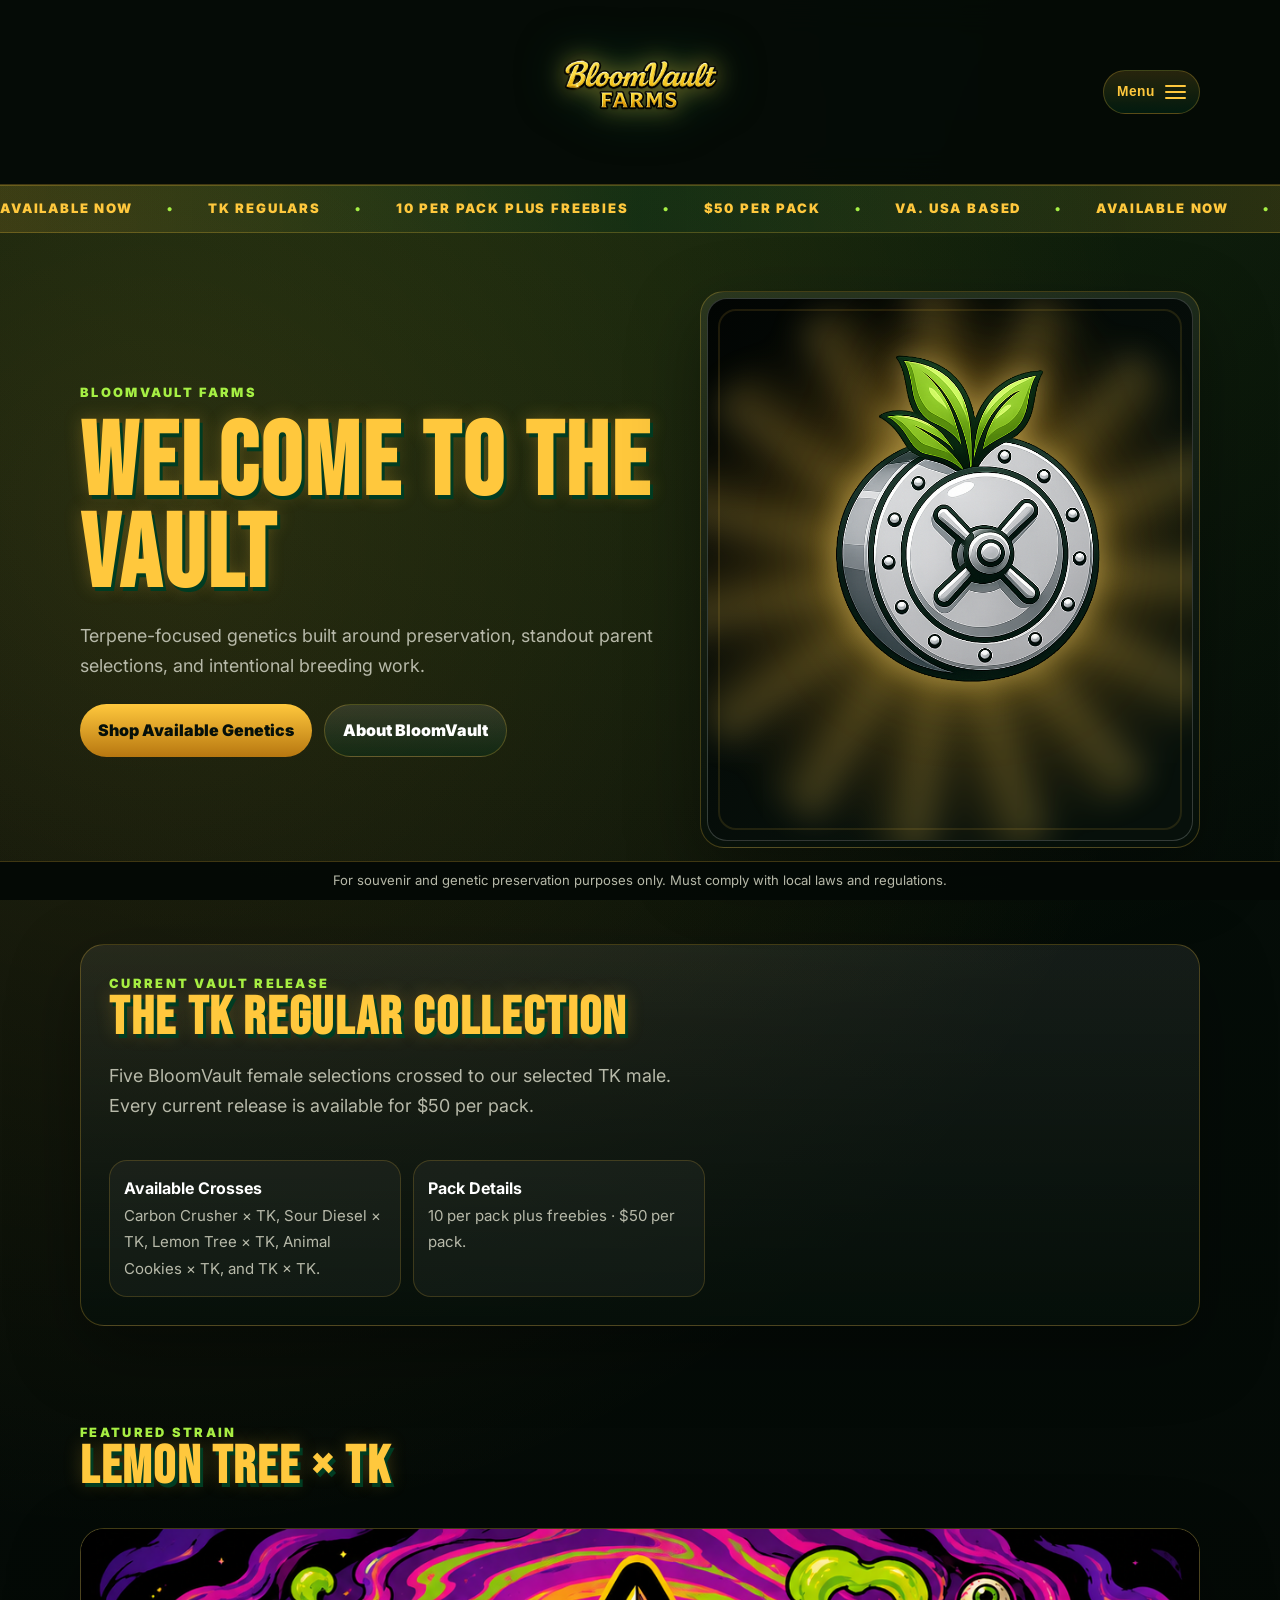
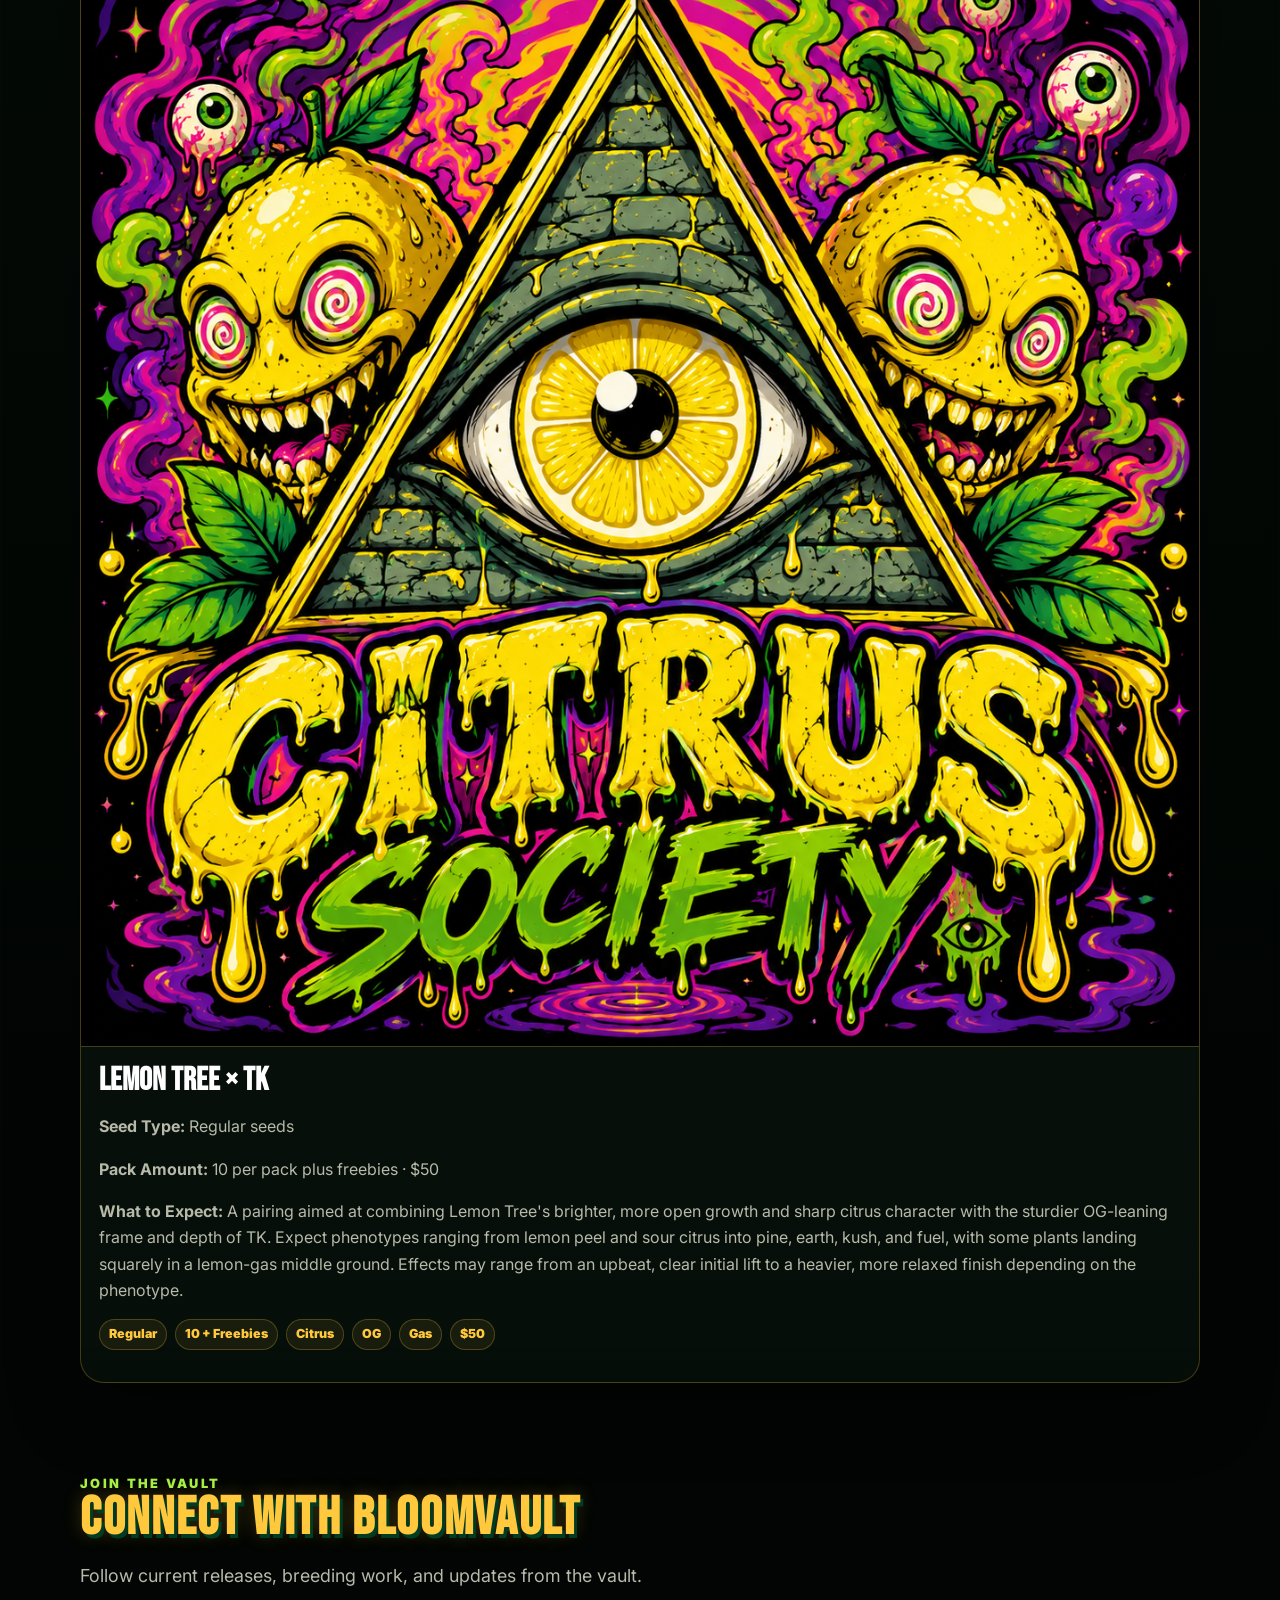
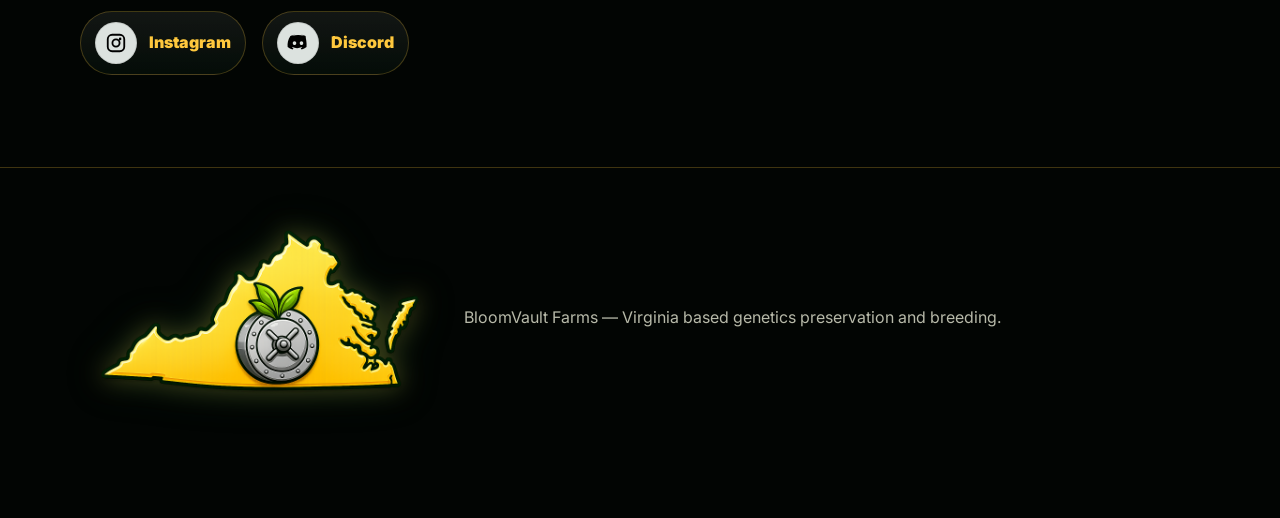
<file: index.html>
<!DOCTYPE html>
<html lang="en">
<head>
  <meta charset="UTF-8" />
  <meta name="viewport" content="width=device-width, initial-scale=1.0" />
  <title>BloomVault Farms</title>
  <link rel="stylesheet" href="assets/css/site.css">
  <link rel="stylesheet" href="assets/css/header-fix.css">
  <link rel="stylesheet" href="assets/css/home.css">
  <link rel="stylesheet" href="assets/css/strain-images.css">
</head>
<body>
  <div class="nav-backdrop" data-nav-backdrop></div>
  <header class="site-header">
    <div class="container header-row">
      <div class="logo-wrap"><a href="index.html" aria-label="BloomVault Farms home"><img class="brand-logo" src="assets/img/logo-primary.png" alt="BloomVault Farms"></a></div>
      <button class="menu-toggle" type="button" aria-label="Open navigation menu" aria-expanded="false" data-menu-toggle><span class="menu-label">Menu</span><span class="menu-icon" aria-hidden="true"><span></span><span></span><span></span></span></button>
      <nav class="main-nav" data-main-nav><a class="active" href="index.html">Home</a><a href="genetics.html">Genetics</a><a href="journal.html">Journal</a><a href="about.html">About</a><a href="cart.html">Cart</a></nav>
    </div>
  </header>
  <section class="ticker" aria-label="BloomVault highlights"><div class="ticker-track"><span>AVAILABLE NOW</span><span>TK REGULARS</span><span>10 PER PACK PLUS FREEBIES</span><span>$50 PER PACK</span><span>VA. USA BASED</span><span>AVAILABLE NOW</span><span>TK REGULARS</span><span>10 PER PACK PLUS FREEBIES</span><span>$50 PER PACK</span><span>VA. USA BASED</span></div></section>
  <main class="home-main">
    <section class="hero container"><div class="hero-grid"><div><div class="eyebrow">BloomVault Farms</div><h1 class="title">WELCOME TO THE VAULT</h1><p class="lead">Terpene-focused genetics built around preservation, standout parent selections, and intentional breeding work.</p><div class="actions"><a class="btn primary" href="genetics.html">Shop Available Genetics</a><a class="btn" href="about.html">About BloomVault</a></div></div><div class="vault"><div class="vault-inner vault-logo-panel"><img class="vault-mark" src="assets/img/vault-logo.png" alt="BloomVault vault logo"></div></div></div></section>
    <section class="section container"><div class="focus-panel"><div class="focus-content"><div><div class="eyebrow">Current Vault Release</div><h2 class="section-title">THE TK REGULAR COLLECTION</h2><p class="lead">Five BloomVault female selections crossed to our selected TK male. Every current release is available for $50 per pack.</p></div><div class="focus-list"><div><strong>Available Crosses</strong><span>Carbon Crusher × TK, Sour Diesel × TK, Lemon Tree × TK, Animal Cookies × TK, and TK × TK.</span></div><div><strong>Pack Details</strong><span>10 per pack plus freebies · $50 per pack.</span></div></div></div></div></section>
    <section class="section container"><div class="section-head"><div><div class="eyebrow">Featured Strain</div><h2 class="section-title">LEMON TREE × TK</h2></div></div><article class="seed-card"><div class="seed-art has-image"><img src="assets/img/citrus-society.jpg?v=1" alt="Citrus Society — Lemon Tree × TK artwork"></div><div class="seed-body"><h3>Lemon Tree × TK</h3><p class="muted"><strong>Seed Type:</strong> Regular seeds</p><p class="muted"><strong>Pack Amount:</strong> 10 per pack plus freebies · $50</p><p class="muted"><strong>What to Expect:</strong> A pairing aimed at combining Lemon Tree's brighter, more open growth and sharp citrus character with the sturdier OG-leaning frame and depth of TK. Expect phenotypes ranging from lemon peel and sour citrus into pine, earth, kush, and fuel, with some plants landing squarely in a lemon-gas middle ground. Effects may range from an upbeat, clear initial lift to a heavier, more relaxed finish depending on the phenotype.</p><div class="badges"><span class="badge">Regular</span><span class="badge">10 + Freebies</span><span class="badge">Citrus</span><span class="badge">OG</span><span class="badge">Gas</span><span class="badge">$50</span></div></div></article></section>
    <section class="social-section container"><div class="eyebrow">Join The Vault</div><h2 class="section-title">CONNECT WITH BLOOMVAULT</h2><p class="lead">Follow current releases, breeding work, and updates from the vault.</p><div class="social-links"><a href="https://www.instagram.com/bloomvault_farms?igsh=NGVncnJ1NHVtbXpz&utm_source=qr" target="_blank" rel="noopener"><span class="social-icon-wrap"><img src="assets/icons/instagram-black.svg" alt="Instagram"></span><span>Instagram</span></a><a href="https://discord.gg/j6gGDJBfR" target="_blank" rel="noopener"><span class="social-icon-wrap"><img src="assets/icons/discord-black.svg" alt="Discord"></span><span>Discord</span></a></div></section>
  </main>
  <footer class="site-footer"><div class="container footer-inner"><img class="footer-logo va-footer-logo" src="assets/img/va-bvf.png" alt="BloomVault Farms Virginia logo"><p>BloomVault Farms — Virginia based genetics preservation and breeding.</p></div></footer><div class="legal">For souvenir and genetic preservation purposes only. Must comply with local laws and regulations.</div><script src="assets/js/site.js"></script>
</body>
</html>
</file>
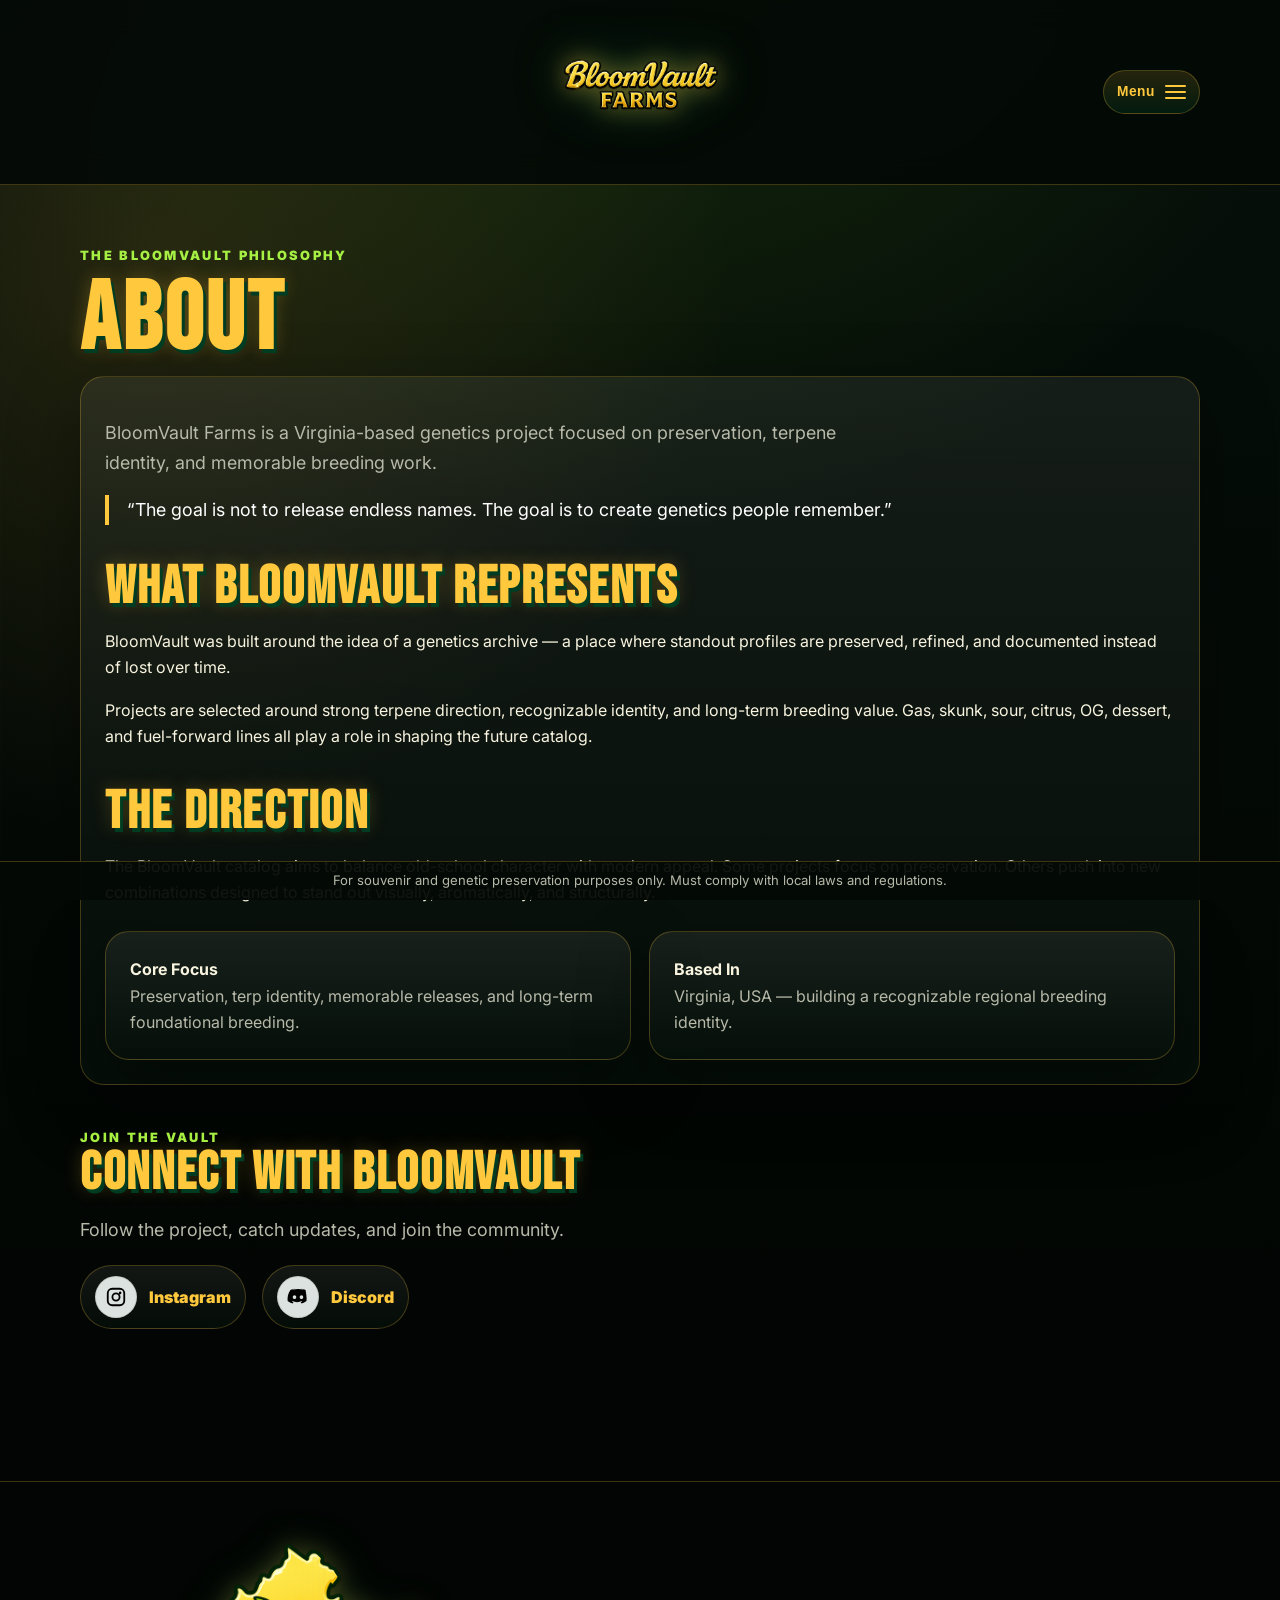
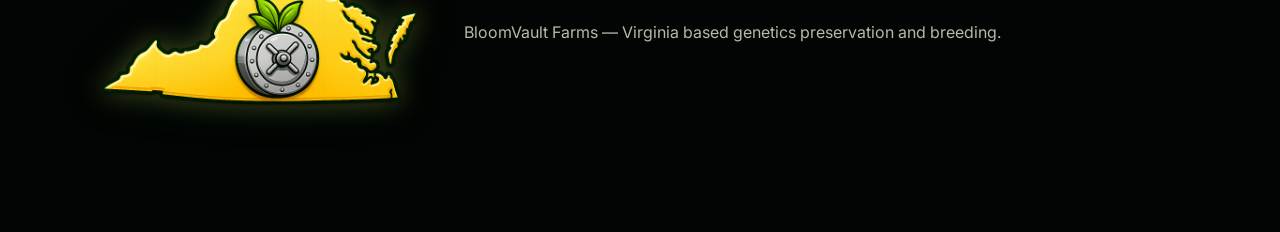
<file: about.html>
<!DOCTYPE html>
<html lang="en">
<head>
<meta charset="UTF-8" />
<meta name="viewport" content="width=device-width, initial-scale=1.0" />
<title>About · BloomVault Farms</title>
<link rel="stylesheet" href="assets/css/site.css">
<link rel="stylesheet" href="assets/css/header-fix.css">
</head>
<body>
<div class="nav-backdrop" data-nav-backdrop></div>
<header class="site-header"><div class="container header-row"><div class="logo-wrap"><a href="index.html" aria-label="BloomVault Farms home"><img class="brand-logo" src="assets/img/logo-primary.png" alt="BloomVault Farms"></a></div><button class="menu-toggle" type="button" aria-label="Open navigation menu" aria-expanded="false" data-menu-toggle><span class="menu-label">Menu</span><span class="menu-icon" aria-hidden="true"><span></span><span></span><span></span></span></button><nav class="main-nav" data-main-nav><a href="index.html">Home</a><a href="genetics.html">Genetics</a><a href="journal.html">Journal</a><a class="active" href="about.html">About</a><a href="cart.html">Cart</a></nav></div></header>
<main class="container page">
<div class="eyebrow">The BloomVault Philosophy</div>
<h1 class="page-title">ABOUT</h1>
<div class="panel">
<p class="lead">BloomVault Farms is a Virginia-based genetics project focused on preservation, terpene identity, and memorable breeding work.</p>
<div class="quote">“The goal is not to release endless names. The goal is to create genetics people remember.”</div>
<h2 class="section-title" style="margin-top:38px">What BloomVault Represents</h2>
<p>BloomVault was built around the idea of a genetics archive — a place where standout profiles are preserved, refined, and documented instead of lost over time.</p>
<p>Projects are selected around strong terpene direction, recognizable identity, and long-term breeding value. Gas, skunk, sour, citrus, OG, dessert, and fuel-forward lines all play a role in shaping the future catalog.</p>
<h2 class="section-title" style="margin-top:38px">The Direction</h2>
<p>The BloomVault catalog aims to balance old-school character with modern appeal. Some projects focus on preservation. Others push into new combinations designed to stand out visually, aromatically, and structurally.</p>
<div class="grid two" style="margin-top:26px">
<div class="card"><strong>Core Focus</strong><br><span class="muted">Preservation, terp identity, memorable releases, and long-term foundational breeding.</span></div>
<div class="card"><strong>Based In</strong><br><span class="muted">Virginia, USA — building a recognizable regional breeding identity.</span></div>
</div>
</div>
<section class="social-section">
<div class="eyebrow">Join The Vault</div>
<h2 class="section-title">CONNECT WITH BLOOMVAULT</h2>
<p class="lead">Follow the project, catch updates, and join the community.</p>
<div class="social-links">
<a href="https://www.instagram.com/bloomvault_farms?igsh=NGVncnJ1NHVtbXpz&utm_source=qr" target="_blank" rel="noopener"><span class="social-icon-wrap"><img src="assets/icons/instagram-black.svg" alt="Instagram"></span><span>Instagram</span></a>
<a href="https://discord.gg/j6gGDJBfR" target="_blank" rel="noopener"><span class="social-icon-wrap"><img src="assets/icons/discord-black.svg" alt="Discord"></span><span>Discord</span></a>
</div>
</section>
</main>
<footer class="site-footer"><div class="container footer-inner"><img class="footer-logo va-footer-logo" src="assets/img/va-bvf.png" alt="BloomVault Farms Virginia logo"><p>BloomVault Farms — Virginia based genetics preservation and breeding.</p></div></footer><div class="legal">For souvenir and genetic preservation purposes only. Must comply with local laws and regulations.</div>
<script src="assets/js/site.js"></script>
</body>
</html>
</file>
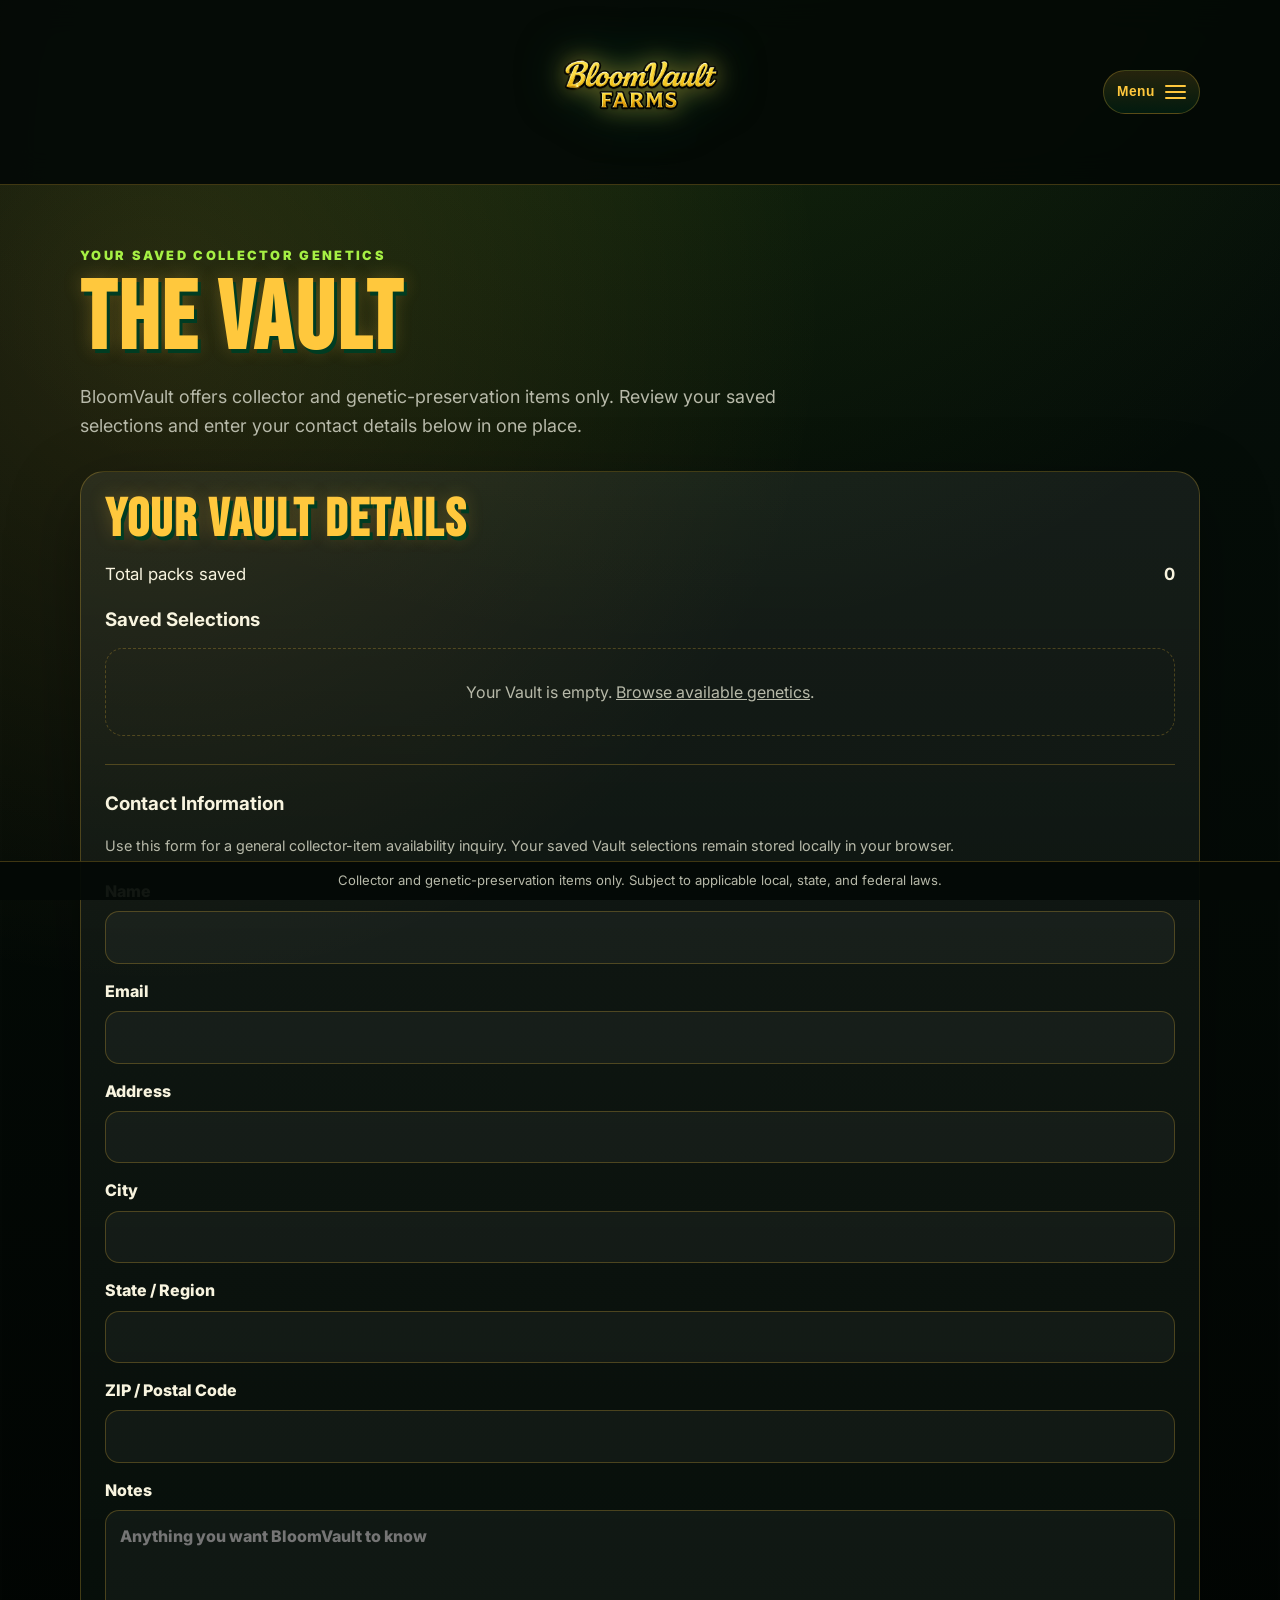
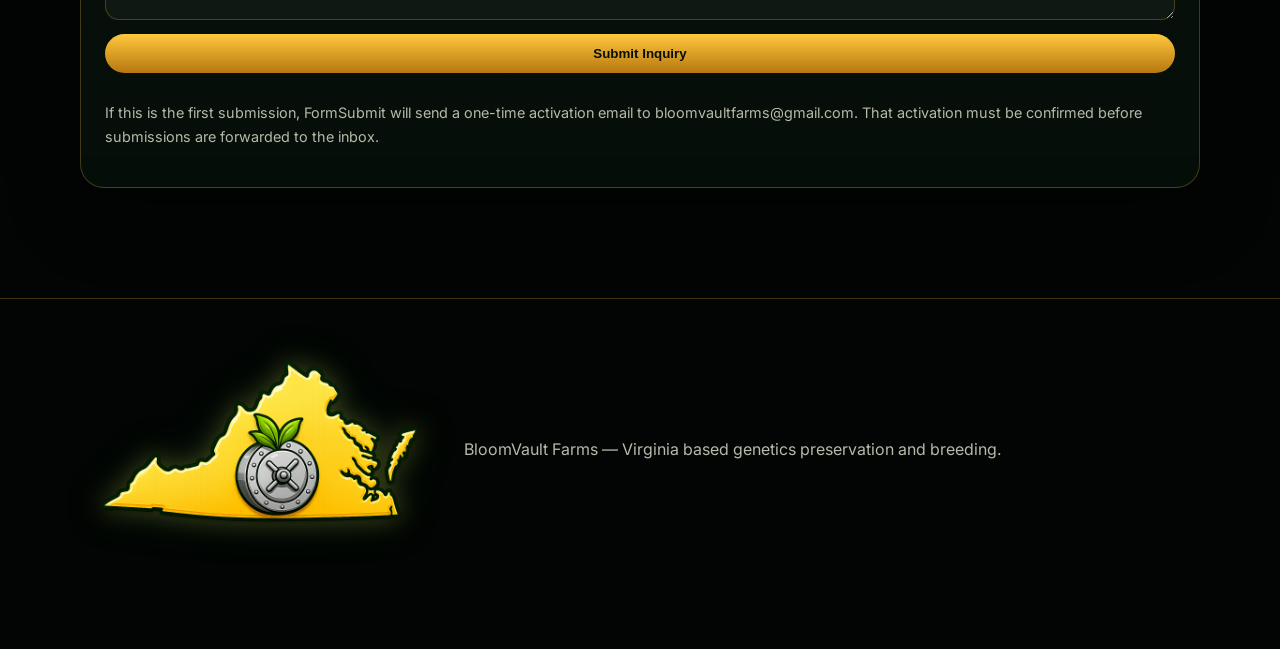
<file: cart.html>
<!DOCTYPE html>
<html lang="en">
<head>
<meta charset="UTF-8" />
<meta name="viewport" content="width=device-width, initial-scale=1.0" />
<title>Vault · BloomVault Farms</title>
<link rel="stylesheet" href="assets/css/site.css">
<link rel="stylesheet" href="assets/css/header-fix.css">
<link rel="stylesheet" href="assets/css/cart.css">
</head>
<body>
<div class="nav-backdrop" data-nav-backdrop></div>
<header class="site-header"><div class="container header-row"><div class="logo-wrap"><a href="index.html" aria-label="BloomVault Farms home"><img class="brand-logo" src="assets/img/logo-primary.png" alt="BloomVault Farms"></a></div><button class="menu-toggle" type="button" aria-label="Open navigation menu" aria-expanded="false" data-menu-toggle><span class="menu-label">Menu</span><span class="menu-icon" aria-hidden="true"><span></span><span></span><span></span></span></button><nav class="main-nav" data-main-nav><a href="index.html">Home</a><a href="genetics.html">Genetics</a><a href="about.html">About</a><a class="active" href="cart.html">Vault <span class="cart-count" data-cart-count>0</span></a></nav></div></header>
<main class="container page">
<div class="eyebrow">Your Saved Collector Genetics</div>
<h1 class="page-title">THE VAULT</h1>
<p class="lead">BloomVault offers collector and genetic-preservation items only. Review your saved selections and enter your contact details below in one place.</p>
<section class="panel" style="margin-top:30px">
<h2 class="section-title">Your Vault Details</h2>
<div class="cart-total-row" style="margin-bottom:16px"><span>Total packs saved</span><strong data-vault-count>0</strong></div>
<div style="margin-bottom:28px">
<h3 style="margin:0 0 12px">Saved Selections</h3>
<div class="cart-list" data-vault-list></div>
<div class="cart-empty" data-vault-empty>Your Vault is empty. <a href="genetics.html">Browse available genetics</a>.</div>
</div>
<div style="border-top:1px solid var(--line);padding-top:24px">
<h3 style="margin:0 0 8px">Contact Information</h3>
<p class="cart-note">Use this form for a general collector-item availability inquiry. Your saved Vault selections remain stored locally in your browser.</p>
<form class="order-form" data-contact-form>
<label>Name<input type="text" name="Name" required autocomplete="name"></label>
<label>Email<input type="email" name="Email" required autocomplete="email"></label>
<label>Address<input type="text" name="Address" autocomplete="street-address"></label>
<label>City<input type="text" name="City" autocomplete="address-level2"></label>
<label>State / Region<input type="text" name="State / Region" autocomplete="address-level1"></label>
<label>ZIP / Postal Code<input type="text" name="ZIP / Postal Code" autocomplete="postal-code"></label>
<label>Notes<textarea name="Notes" placeholder="Anything you want BloomVault to know"></textarea></label>
<button class="btn primary" type="submit" data-contact-submit>Submit Inquiry</button>
<div class="cart-note" data-contact-status aria-live="polite"></div>
</form>
<p class="cart-note">If this is the first submission, FormSubmit will send a one-time activation email to bloomvaultfarms@gmail.com. That activation must be confirmed before submissions are forwarded to the inbox.</p>
</div>
</section>
</main>
<footer class="site-footer"><div class="container footer-inner"><img class="footer-logo va-footer-logo" src="assets/img/va-bvf.png" alt="BloomVault Farms Virginia logo"><p>BloomVault Farms — Virginia based genetics preservation and breeding.</p></div></footer><div class="legal">Collector and genetic-preservation items only. Subject to applicable local, state, and federal laws.</div>
<script src="assets/js/site.js"></script>
</body>
</html>
</file>
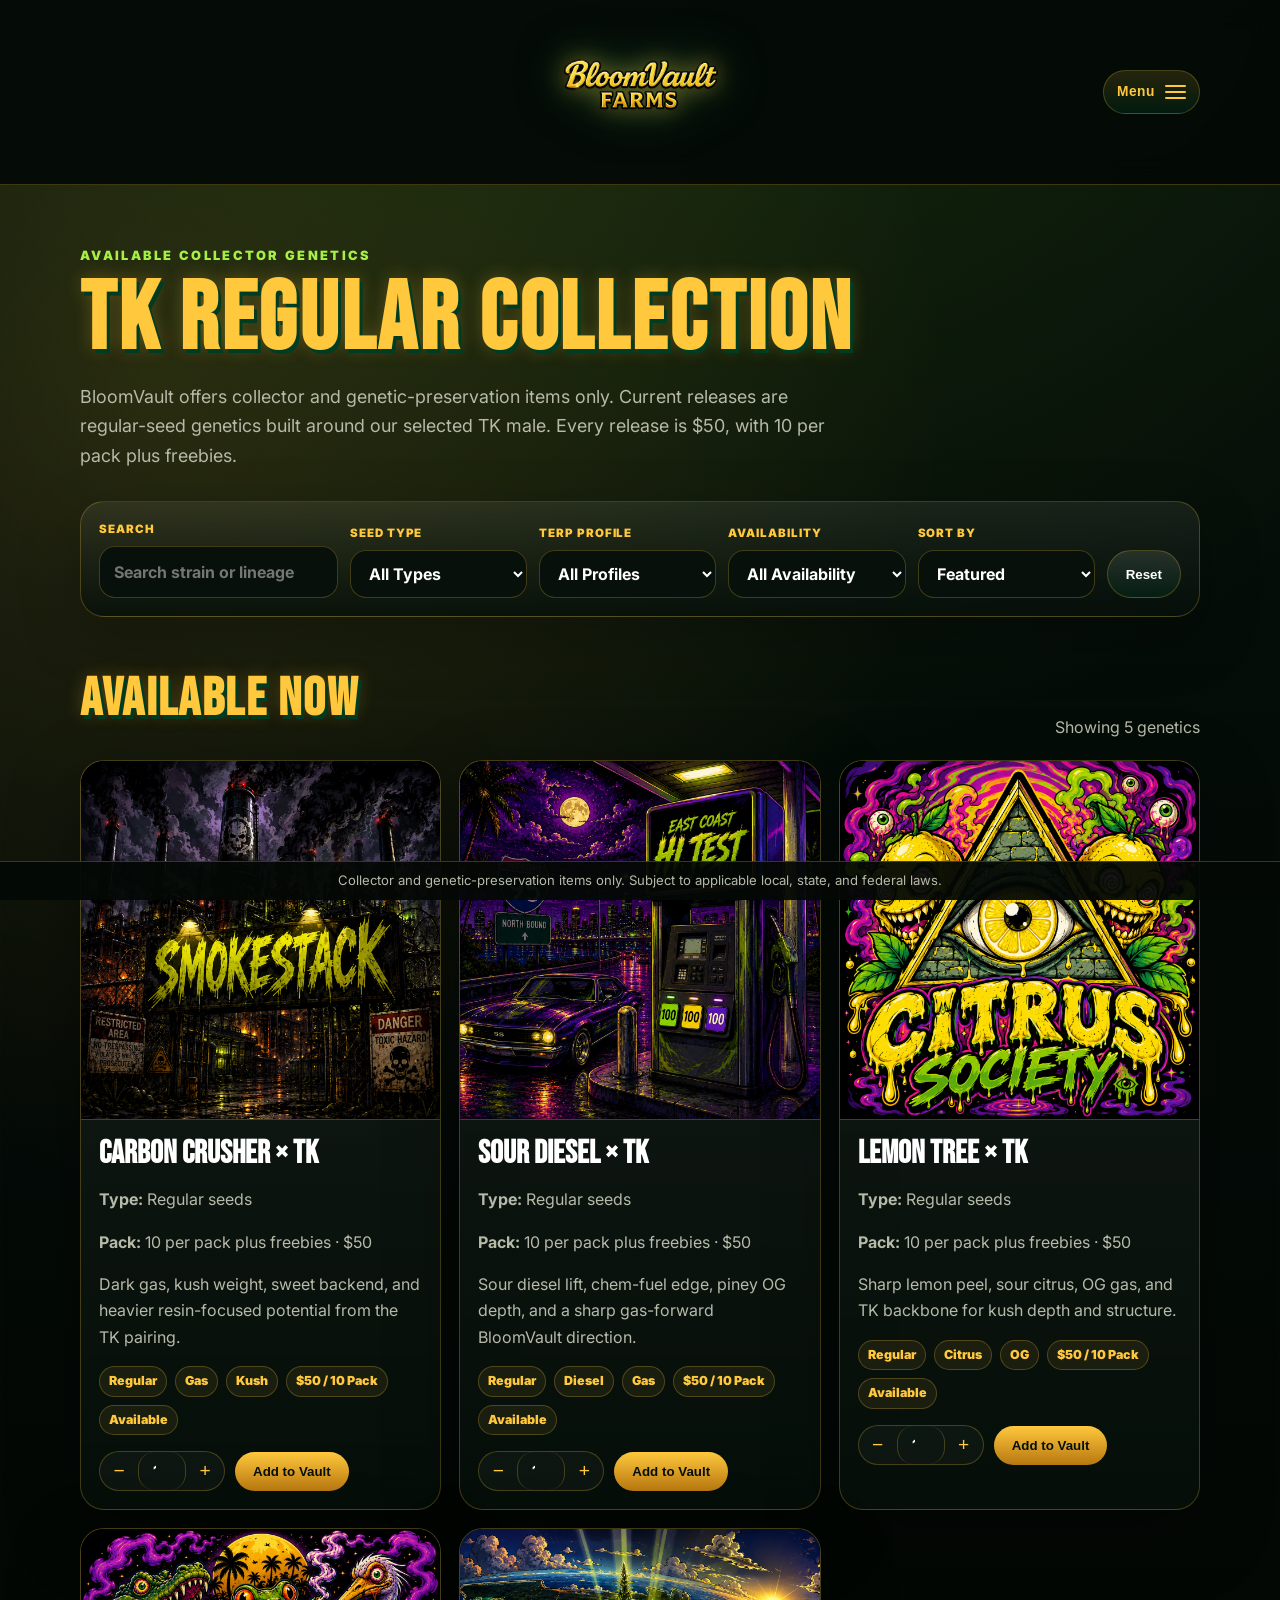
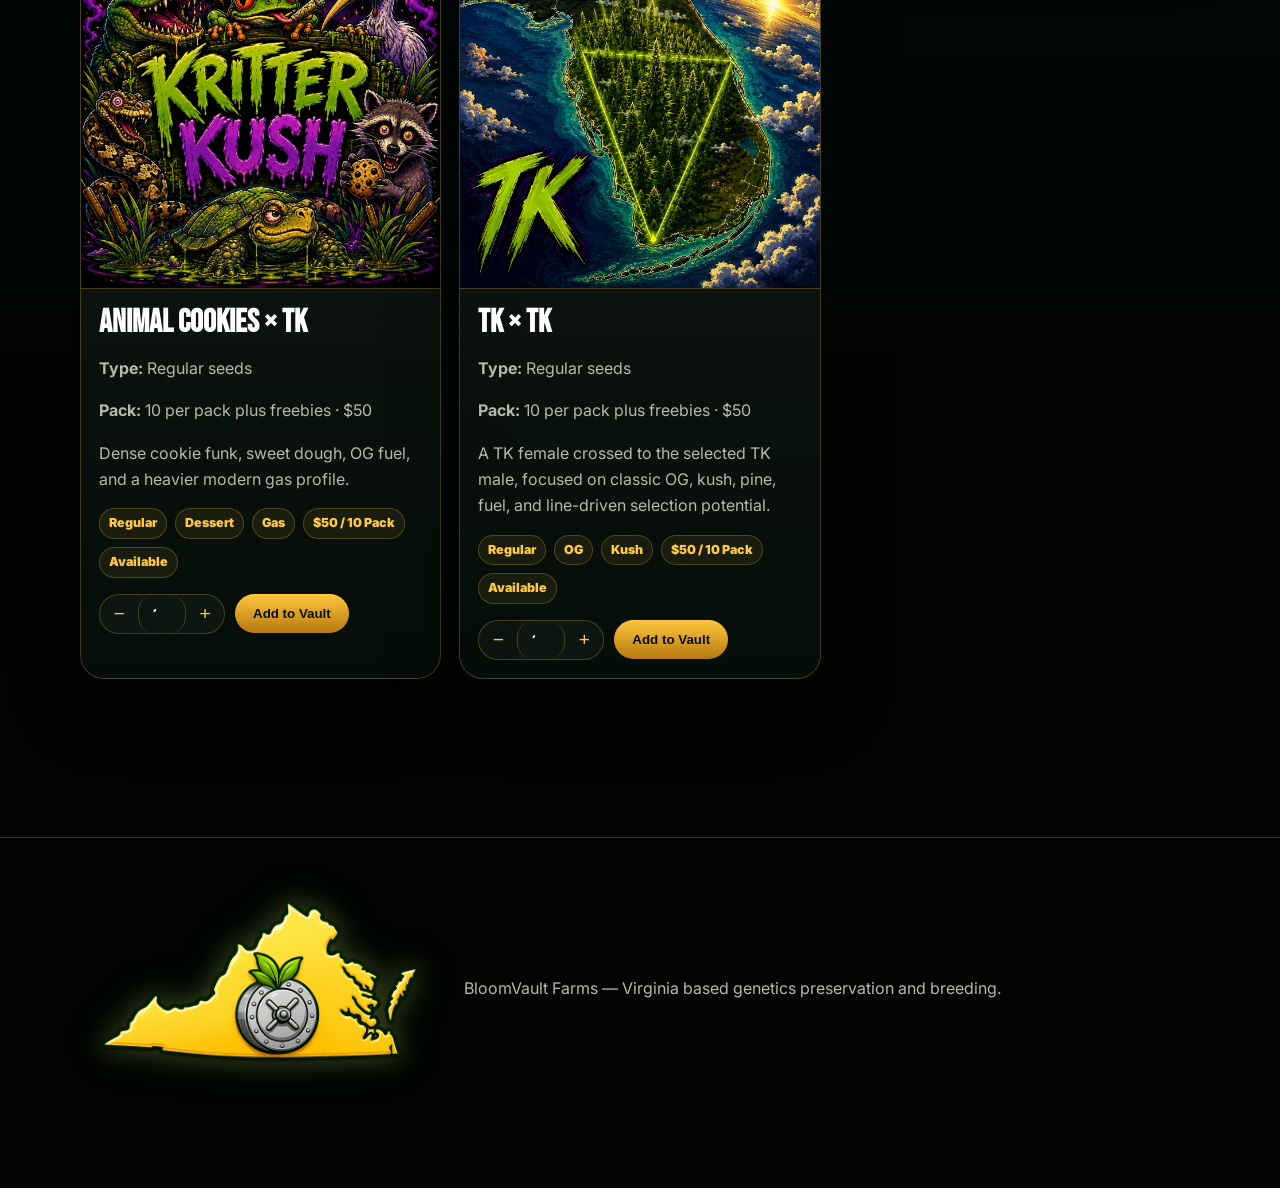
<file: genetics.html>
<!DOCTYPE html>
<html lang="en">
<head>
  <meta charset="UTF-8" />
  <meta name="viewport" content="width=device-width, initial-scale=1.0" />
  <title>Genetics · BloomVault Farms</title>
  <link rel="stylesheet" href="assets/css/site.css">
  <link rel="stylesheet" href="assets/css/header-fix.css">
  <link rel="stylesheet" href="assets/css/catalog.css">
  <link rel="stylesheet" href="assets/css/strain-images.css">
  <link rel="stylesheet" href="assets/css/cart.css">
</head>
<body>
<div class="nav-backdrop" data-nav-backdrop></div>
<header class="site-header"><div class="container header-row"><div class="logo-wrap"><a href="index.html" aria-label="BloomVault Farms home"><img class="brand-logo" src="assets/img/logo-primary.png" alt="BloomVault Farms"></a></div><button class="menu-toggle" type="button" aria-label="Open navigation menu" aria-expanded="false" data-menu-toggle><span class="menu-label">Menu</span><span class="menu-icon" aria-hidden="true"><span></span><span></span><span></span></span></button><nav class="main-nav" data-main-nav><a href="index.html">Home</a><a class="active" href="genetics.html">Genetics</a><a href="about.html">About</a><a href="cart.html">Vault <span class="cart-count" data-cart-count>0</span></a></nav></div></header>
<main class="container page">
  <div class="eyebrow">Available Collector Genetics</div>
  <h1 class="page-title">TK REGULAR COLLECTION</h1>
  <p class="lead">BloomVault offers collector and genetic-preservation items only. Current releases are regular-seed genetics built around our selected TK male. Every release is $50, with 10 per pack plus freebies.</p>
  <section class="catalog-toolbar" aria-label="Genetics filters and sorting">
    <div class="catalog-control"><label for="genetics-search">Search</label><input id="genetics-search" class="input" type="search" placeholder="Search strain or lineage" data-genetics-search></div>
    <div class="catalog-control"><label for="type-filter">Seed Type</label><select id="type-filter" data-filter="type"><option value="all">All Types</option><option value="regular">Regular</option></select></div>
    <div class="catalog-control"><label for="terp-filter">Terp Profile</label><select id="terp-filter" data-filter="terp"><option value="all">All Profiles</option><option value="gas">Gas</option><option value="diesel">Diesel</option><option value="og">OG</option><option value="dessert">Dessert</option><option value="citrus">Citrus</option><option value="kush">Kush</option></select></div>
    <div class="catalog-control"><label for="status-filter">Availability</label><select id="status-filter" data-filter="status"><option value="all">All Availability</option><option value="available">Available</option></select></div>
    <div class="catalog-control"><label for="sort-select">Sort By</label><select id="sort-select" data-sort><option value="featured">Featured</option><option value="name-asc">Name A-Z</option><option value="name-desc">Name Z-A</option><option value="price-asc">Price Low to High</option><option value="price-desc">Price High to Low</option></select></div>
    <button class="btn catalog-reset" type="button" data-reset-filters>Reset</button>
  </section>
  <section class="section">
    <div class="section-head"><h2 class="section-title">Available Now</h2><p class="muted catalog-count" data-result-count>Showing all genetics</p></div>
    <div class="seed-grid" data-genetics-grid>
      <article class="seed-card" data-id="carbon-crusher-tk" data-name="Carbon Crusher × TK" data-lineage="Carbon Crusher TK" data-type="regular" data-terp="gas kush dessert og" data-status="available" data-price="50" data-featured="1"><div class="seed-art has-image"><img src="assets/img/smokestack.jpg?v=1" alt="Smokestack — Carbon Crusher × TK artwork"></div><div class="seed-body"><h2>Carbon Crusher × TK</h2><p class="muted"><strong>Type:</strong> Regular seeds</p><p class="muted"><strong>Pack:</strong> 10 per pack plus freebies · $50</p><p class="muted">Dark gas, kush weight, sweet backend, and heavier resin-focused potential from the TK pairing.</p><div class="badges"><span class="badge">Regular</span><span class="badge">Gas</span><span class="badge">Kush</span><span class="badge">$50 / 10 Pack</span><span class="badge">Available</span></div><div class="purchase-row"><div class="qty-control"><button type="button" data-qty-minus aria-label="Decrease quantity">−</button><input type="number" min="1" value="1" data-qty aria-label="Quantity"><button type="button" data-qty-plus aria-label="Increase quantity">+</button></div><button class="btn primary" type="button" data-add-vault>Add to Vault</button></div></div></article>
      <article class="seed-card" data-id="sour-diesel-tk" data-name="Sour Diesel × TK" data-lineage="Sour Diesel AJ Sour Diesel TK" data-type="regular" data-terp="diesel gas og" data-status="available" data-price="50" data-featured="2"><div class="seed-art has-image"><img src="assets/img/east-coast-hi-test.jpg?v=1" alt="East Coast Hi Test — Sour Diesel × TK artwork"></div><div class="seed-body"><h2>Sour Diesel × TK</h2><p class="muted"><strong>Type:</strong> Regular seeds</p><p class="muted"><strong>Pack:</strong> 10 per pack plus freebies · $50</p><p class="muted">Sour diesel lift, chem-fuel edge, piney OG depth, and a sharp gas-forward BloomVault direction.</p><div class="badges"><span class="badge">Regular</span><span class="badge">Diesel</span><span class="badge">Gas</span><span class="badge">$50 / 10 Pack</span><span class="badge">Available</span></div><div class="purchase-row"><div class="qty-control"><button type="button" data-qty-minus aria-label="Decrease quantity">−</button><input type="number" min="1" value="1" data-qty aria-label="Quantity"><button type="button" data-qty-plus aria-label="Increase quantity">+</button></div><button class="btn primary" type="button" data-add-vault>Add to Vault</button></div></div></article>
      <article class="seed-card" data-id="lemon-tree-tk" data-name="Lemon Tree × TK" data-lineage="Lemon Tree TK" data-type="regular" data-terp="citrus og gas kush" data-status="available" data-price="50" data-featured="3"><div class="seed-art has-image"><img src="assets/img/citrus-society.jpg?v=1" alt="Citrus Society — Lemon Tree × TK artwork"></div><div class="seed-body"><h2>Lemon Tree × TK</h2><p class="muted"><strong>Type:</strong> Regular seeds</p><p class="muted"><strong>Pack:</strong> 10 per pack plus freebies · $50</p><p class="muted">Sharp lemon peel, sour citrus, OG gas, and TK backbone for kush depth and structure.</p><div class="badges"><span class="badge">Regular</span><span class="badge">Citrus</span><span class="badge">OG</span><span class="badge">$50 / 10 Pack</span><span class="badge">Available</span></div><div class="purchase-row"><div class="qty-control"><button type="button" data-qty-minus aria-label="Decrease quantity">−</button><input type="number" min="1" value="1" data-qty aria-label="Quantity"><button type="button" data-qty-plus aria-label="Increase quantity">+</button></div><button class="btn primary" type="button" data-add-vault>Add to Vault</button></div></div></article>
      <article class="seed-card" data-id="animal-cookies-tk" data-name="Animal Cookies × TK" data-lineage="Animal Cookies TK" data-type="regular" data-terp="dessert gas og kush" data-status="available" data-price="50" data-featured="4"><div class="seed-art has-image"><img src="assets/img/kritter-kush.jpg?v=1" alt="Kritter Kush — Animal Cookies × TK artwork"></div><div class="seed-body"><h2>Animal Cookies × TK</h2><p class="muted"><strong>Type:</strong> Regular seeds</p><p class="muted"><strong>Pack:</strong> 10 per pack plus freebies · $50</p><p class="muted">Dense cookie funk, sweet dough, OG fuel, and a heavier modern gas profile.</p><div class="badges"><span class="badge">Regular</span><span class="badge">Dessert</span><span class="badge">Gas</span><span class="badge">$50 / 10 Pack</span><span class="badge">Available</span></div><div class="purchase-row"><div class="qty-control"><button type="button" data-qty-minus aria-label="Decrease quantity">−</button><input type="number" min="1" value="1" data-qty aria-label="Quantity"><button type="button" data-qty-plus aria-label="Increase quantity">+</button></div><button class="btn primary" type="button" data-add-vault>Add to Vault</button></div></div></article>
      <article class="seed-card" data-id="tk-tk" data-name="TK × TK" data-lineage="TK female TK male" data-type="regular" data-terp="og gas kush" data-status="available" data-price="50" data-featured="5"><div class="seed-art has-image"><img src="assets/img/tk-tk.jpg?v=1" alt="TK × TK Florida artwork"></div><div class="seed-body"><h2>TK × TK</h2><p class="muted"><strong>Type:</strong> Regular seeds</p><p class="muted"><strong>Pack:</strong> 10 per pack plus freebies · $50</p><p class="muted">A TK female crossed to the selected TK male, focused on classic OG, kush, pine, fuel, and line-driven selection potential.</p><div class="badges"><span class="badge">Regular</span><span class="badge">OG</span><span class="badge">Kush</span><span class="badge">$50 / 10 Pack</span><span class="badge">Available</span></div><div class="purchase-row"><div class="qty-control"><button type="button" data-qty-minus aria-label="Decrease quantity">−</button><input type="number" min="1" value="1" data-qty aria-label="Quantity"><button type="button" data-qty-plus aria-label="Increase quantity">+</button></div><button class="btn primary" type="button" data-add-vault>Add to Vault</button></div></div></article>
    </div>
    <div class="empty catalog-empty" data-empty-state hidden>No genetics match those filters yet.</div>
  </section>
</main>
<footer class="site-footer"><div class="container footer-inner"><img class="footer-logo va-footer-logo" src="assets/img/va-bvf.png" alt="BloomVault Farms Virginia logo"><p>BloomVault Farms — Virginia based genetics preservation and breeding.</p></div></footer><div class="legal">Collector and genetic-preservation items only. Subject to applicable local, state, and federal laws.</div>
<script src="assets/js/site.js"></script>
</body>
</html>
</file>
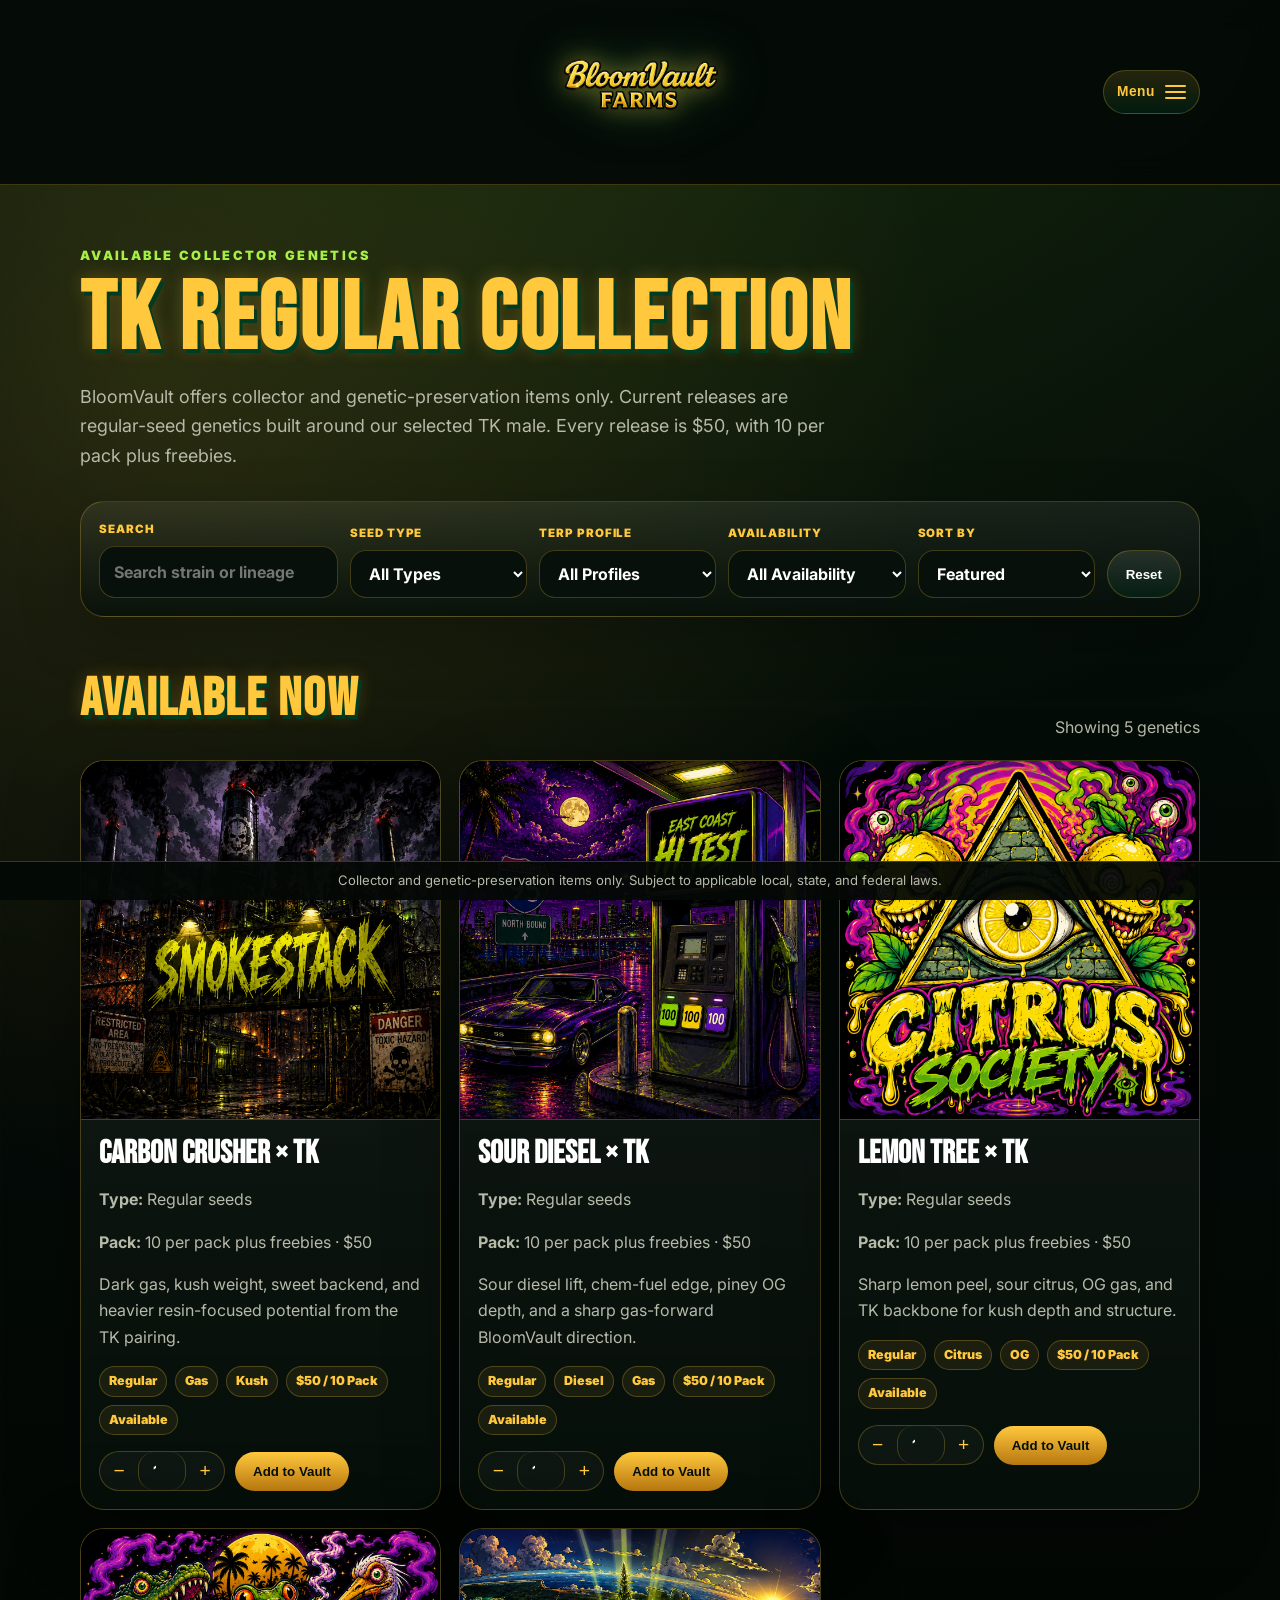
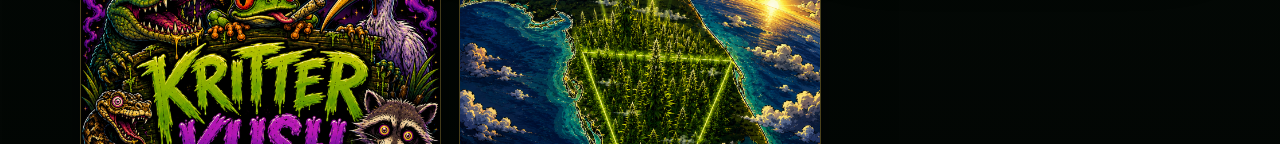
<file: seeds.html>
<!DOCTYPE html>
<html lang="en">
<head>
  <meta charset="UTF-8" />
  <meta name="viewport" content="width=device-width, initial-scale=1.0" />
  <meta http-equiv="refresh" content="0; url=genetics.html" />
  <title>Redirecting · BloomVault Farms</title>
  <link rel="canonical" href="genetics.html" />
  <link rel="stylesheet" href="assets/css/site.css">
</head>
<body>
  <main class="container page">
    <h1 class="page-title">GENETICS</h1>
    <p class="lead">The Seeds page has moved to Genetics.</p>
    <a class="btn primary" href="genetics.html">Go to Genetics</a>
  </main>
</body>
</html>
</file>
<file: assets/css/site.css>
@import url('https://fonts.googleapis.com/css2?family=Bebas+Neue&family=Inter:wght@400;600;700;800;900&display=swap');
:root{--deep:#003c22;--leaf:#7ed321;--leaf2:#a6f044;--gold:#ffc83d;--gold2:#b77710;--silver:#dce2df;--text:#f8f4df;--muted:#b7b9a9;--line:rgba(255,200,61,.24);--panel:rgba(220,226,223,.08)}*{box-sizing:border-box}html{scroll-behavior:smooth;overflow-x:hidden}body{margin:0;max-width:100%;overflow-x:hidden;color:var(--text);font-family:Inter,system-ui,sans-serif;line-height:1.65;background:radial-gradient(circle at 50% -10%,rgba(126,211,33,.16),transparent 34%),radial-gradient(circle at 12% 14%,rgba(255,200,61,.13),transparent 30%),linear-gradient(180deg,#06100a,#020503 74%)}body.nav-open{overflow:hidden}a{color:inherit}img{max-width:100%;height:auto}.container{width:min(1120px,92vw);margin:auto;max-width:100%}.site-header{position:sticky;top:0;z-index:50;background:rgba(4,9,6,.92);backdrop-filter:blur(16px);border-bottom:1px solid var(--line)}.header-row{position:relative;display:grid;grid-template-columns:1fr auto 1fr;align-items:center;min-height:78px;height:78px}.logo-wrap{grid-column:2;display:flex;align-items:center;justify-content:center;padding:0}.brand-logo{width:clamp(150px,18vw,245px);display:block;filter:drop-shadow(0 0 12px rgba(255,200,61,.42)) drop-shadow(0 0 22px rgba(0,60,34,.78))}.menu-toggle{grid-column:3;justify-self:end;display:inline-flex;align-items:center;gap:10px;border:1px solid var(--line);border-radius:999px;padding:11px 14px;background:linear-gradient(180deg,rgba(255,200,61,.14),rgba(0,60,34,.34));color:var(--gold);font-weight:900;letter-spacing:.04em;cursor:pointer}.menu-icon{display:grid;gap:5px}.menu-icon span{display:block;width:24px;height:2px;border-radius:999px;background:var(--gold);transition:transform .22s ease,opacity .22s ease}.menu-toggle[aria-expanded="true"] .menu-icon span:nth-child(1){transform:translateY(7px) rotate(45deg)}.menu-toggle[aria-expanded="true"] .menu-icon span:nth-child(2){opacity:0}.menu-toggle[aria-expanded="true"] .menu-icon span:nth-child(3){transform:translateY(-7px) rotate(-45deg)}.main-nav{position:absolute;right:0;top:calc(100% + 10px);width:min(420px,92vw);max-width:calc(100vw - 24px);transform:translateY(-10px);opacity:0;visibility:hidden;pointer-events:none;display:grid;gap:10px;padding:16px;border:1px solid var(--line);border-radius:24px;background:linear-gradient(180deg,rgba(11,25,16,.98),rgba(3,6,4,.98));box-shadow:0 28px 80px rgba(0,0,0,.55);transition:opacity .22s ease,transform .22s ease,visibility .22s ease}.main-nav.open{opacity:1;visibility:visible;pointer-events:auto;transform:translateY(0)}.main-nav a{color:var(--silver);text-decoration:none;padding:14px 16px;border-radius:16px;border:1px solid rgba(255,200,61,.13);font-weight:900;background:rgba(220,226,223,.04)}.main-nav a:hover,.main-nav a.active{border-color:var(--line);background:linear-gradient(180deg,rgba(255,200,61,.18),rgba(0,60,34,.34));color:#fff}.nav-backdrop{position:fixed;inset:0;background:rgba(0,0,0,.34);z-index:40;opacity:0;visibility:hidden;pointer-events:none;transition:opacity .22s ease,visibility .22s ease}.nav-backdrop.show{opacity:1;visibility:visible;pointer-events:auto}.page{padding:60px 0}.hero{padding:70px 0 48px}.hero-grid{display:grid;grid-template-columns:1.08fr .92fr;gap:34px;align-items:center}.eyebrow{color:var(--leaf2);font-size:.8rem;font-weight:900;letter-spacing:.18em;text-transform:uppercase}.title,.page-title,.section-title{font-family:'Bebas Neue',Impact,sans-serif;line-height:.9;color:var(--gold);letter-spacing:.03em;text-shadow:3px 4px 0 var(--deep),0 0 18px rgba(255,200,61,.25);overflow-wrap:break-word}.title{font-size:clamp(3.8rem,8vw,7rem);margin:.15em 0}.page-title{font-size:clamp(3.7rem,8vw,6rem);margin:.12em 0}.section-title{font-size:clamp(2.6rem,5vw,3.4rem);margin:0 0 16px}.lead,.muted{color:var(--muted)}.lead{font-size:1.12rem;max-width:760px}.actions{display:flex;gap:12px;flex-wrap:wrap;margin-top:24px}.btn{display:inline-flex;justify-content:center;align-items:center;text-decoration:none;border-radius:999px;border:1px solid var(--line);padding:12px 18px;color:#fff;background:linear-gradient(180deg,rgba(220,226,223,.12),rgba(0,60,34,.3));font-weight:900;cursor:pointer}.btn.primary{background:linear-gradient(180deg,var(--gold),var(--gold2));color:#06100a;border:none}.panel,.card,.seed-card,.vault,.focus-panel,.tester-panel{border:1px solid var(--line);border-radius:24px;background:linear-gradient(180deg,var(--panel),rgba(6,16,10,.82));box-shadow:0 24px 70px rgba(0,0,0,.35);max-width:100%}.panel,.card{padding:24px}.vault{padding:6px}.vault-inner{min-height:375px;border-radius:20px;border:1px solid rgba(220,226,223,.22);display:grid;place-items:center;text-align:center;background:radial-gradient(circle at 50% 30%,rgba(220,226,223,.34),transparent 24%),linear-gradient(135deg,#25322e,#07100b);position:relative;overflow:hidden}.vault-inner:before{content:'';position:absolute;inset:10px;border:2px solid rgba(255,200,61,.22);border-radius:18px}.vault-inner strong{position:relative;font-family:'Bebas Neue';font-size:clamp(2.5rem,5vw,4rem);line-height:.9;color:var(--silver);text-shadow:2px 3px 0 var(--deep)}.vault-logo-panel{background:radial-gradient(circle at 50% 47%,rgba(255,220,120,.22),transparent 38%),linear-gradient(135deg,#020503,#07100b 70%);padding:0}.vault-logo-panel:before{opacity:.52}.vault-logo-panel:after{content:'';position:absolute;left:50%;top:50%;translate:-50% -50%;z-index:0;width:118%;aspect-ratio:1;border-radius:999px;background:repeating-conic-gradient(from -8deg,rgba(255,218,102,.34) 0deg,rgba(255,205,70,.20) 7deg,transparent 13deg,transparent 24deg),radial-gradient(circle,rgba(255,228,135,.52) 0%,rgba(255,200,61,.32) 24%,rgba(255,172,34,.14) 50%,transparent 72%);filter:blur(16px);opacity:.76;animation:rayPulse 6.5s ease-in-out infinite}.vault-mark{position:relative;z-index:1;width:min(620px,112%);max-width:none;margin:auto;display:block;justify-self:center;align-self:center;filter:drop-shadow(0 0 13px rgba(255,225,130,.32)) drop-shadow(0 0 24px rgba(255,200,61,.28)) drop-shadow(0 0 42px rgba(255,165,20,.14));animation:vaultFloat 5.5s ease-in-out infinite}@keyframes vaultFloat{0%,100%{transform:translateY(0) scale(1)}50%{transform:translateY(-10px) scale(1.015)}}@keyframes rayPulse{0%,100%{opacity:.66;transform:scale(.98) rotate(0deg)}50%{opacity:.82;transform:scale(1.04) rotate(3deg)}}.ticker{border-block:1px solid var(--line);background:linear-gradient(90deg,rgba(255,200,61,.11),rgba(0,60,34,.22),rgba(255,200,61,.11));overflow:hidden;white-space:nowrap}.ticker-track{display:inline-flex;gap:34px;padding:12px 0;animation:tickerMove 28s linear infinite}.ticker-track span{font-weight:900;color:var(--gold);letter-spacing:.14em;font-size:.82rem}.ticker-track span:after{content:'•';margin-left:34px;color:var(--leaf2)}@keyframes tickerMove{from{transform:translateX(0)}to{transform:translateX(-50%)}}.focus-panel{padding:28px;display:grid;grid-template-columns:1.1fr .9fr auto;align-items:center;gap:24px;background:radial-gradient(circle at 15% 20%,rgba(255,200,61,.14),transparent 28%),linear-gradient(180deg,rgba(220,226,223,.08),rgba(6,16,10,.82))}.focus-list{display:grid;gap:12px}.focus-list div{border:1px solid rgba(255,200,61,.18);border-radius:18px;padding:14px;background:rgba(220,226,223,.045)}.focus-list strong{display:block;color:#fff}.focus-list span{color:var(--muted);font-size:.94rem}.tester-panel{padding:30px;display:grid;gap:22px;background:radial-gradient(circle at 85% 18%,rgba(126,211,33,.13),transparent 30%),linear-gradient(180deg,rgba(220,226,223,.08),rgba(6,16,10,.82))}.tester-steps{display:grid;grid-template-columns:repeat(4,minmax(0,1fr));gap:12px}.tester-steps span{border:1px solid var(--line);border-radius:999px;padding:10px 12px;text-align:center;color:var(--gold);font-weight:900;background:rgba(255,200,61,.07)}.section{padding:48px 0}.section-head{display:flex;justify-content:space-between;align-items:end;gap:18px;margin-bottom:20px}.grid{display:grid;gap:18px;min-width:0}.grid.two{grid-template-columns:repeat(2,minmax(0,1fr))}.grid.three{grid-template-columns:repeat(3,minmax(0,1fr))}.seed-grid{display:grid;grid-template-columns:repeat(3,minmax(0,1fr));gap:18px;min-width:0}.seed-card{overflow:hidden}.seed-art{aspect-ratio:4/3;display:grid;place-items:center;position:relative;border-bottom:1px solid var(--line);background:radial-gradient(circle at 44% 26%,rgba(126,211,33,.24),transparent 25%),linear-gradient(135deg,#213128,#07100b);font-family:'Bebas Neue';font-size:2.8rem;color:rgba(220,226,223,.25)}.seed-art:after{content:'LOCKED';position:absolute;border:1px solid var(--line);border-radius:999px;padding:8px 12px;color:var(--gold);background:rgba(4,9,6,.74);font-family:Inter;font-size:.8rem;font-weight:900;letter-spacing:.14em}.seed-body{padding:18px}.seed-body h2,.seed-body h3,.card h3{font-family:'Bebas Neue';font-size:2rem;line-height:1;margin:0 0 8px;color:#fff}.badges{display:flex;gap:8px;flex-wrap:wrap;margin:14px 0}.badge{border:1px solid var(--line);border-radius:999px;color:var(--gold);background:rgba(255,200,61,.08);padding:4px 9px;font-size:.78rem;font-weight:900}.filter-row{display:flex;gap:10px;flex-wrap:wrap;margin:22px 0}.filter-row button{border:1px solid var(--line);border-radius:999px;color:var(--silver);background:rgba(220,226,223,.06);padding:10px 14px;font-weight:900;cursor:pointer}.filter-row button.active{color:#06100a;background:linear-gradient(180deg,var(--gold),var(--gold2))}.form{display:grid;gap:12px}.input,input,textarea{width:100%;max-width:100%;border:1px solid var(--line);border-radius:16px;padding:13px 14px;background:#07100b;color:#fff;font:inherit}textarea{min-height:120px;resize:vertical}.empty{padding:20px;border:1px dashed var(--line);border-radius:18px;text-align:center;color:var(--muted)}.quote{border-left:4px solid var(--gold);padding-left:18px;font-size:1.12rem;color:#fff}.social-section{padding:42px 0}.social-links{display:flex;flex-wrap:wrap;gap:16px;margin-top:20px}.social-links a{display:inline-flex;align-items:center;gap:12px;text-decoration:none;color:var(--gold);font-weight:900;border:1px solid var(--line);border-radius:999px;padding:10px 14px;background:linear-gradient(180deg,rgba(220,226,223,.08),rgba(6,16,10,.72))}.social-icon-wrap{width:42px;height:42px;border-radius:999px;display:grid;place-items:center;background:#dce2df;border:1px solid rgba(0,0,0,.1);flex:0 0 auto}.social-icon-wrap img{width:22px;height:22px;object-fit:contain}.site-footer{border-top:1px solid var(--line);padding:30px 0 80px;color:var(--muted);margin-top:50px}.footer-inner{display:flex;align-items:center;gap:24px;flex-wrap:wrap}.footer-logo{width:min(240px,70vw);filter:drop-shadow(0 0 9px rgba(255,200,61,.28))}.va-footer-logo{width:min(360px,86vw);filter:drop-shadow(0 0 12px rgba(255,200,61,.25)) drop-shadow(0 0 18px rgba(0,60,34,.45))}.legal{position:fixed;bottom:0;left:0;right:0;background:rgba(4,9,6,.94);border-top:1px solid var(--line);padding:8px 12px;text-align:center;color:var(--muted);font-size:.82rem;z-index:60}@media(max-width:980px){.focus-panel{grid-template-columns:1fr}.tester-steps{grid-template-columns:repeat(2,minmax(0,1fr))}}@media(max-width:860px){.hero-grid,.grid.two,.grid.three,.seed-grid{grid-template-columns:1fr!important}.section-head{align-items:flex-start;flex-direction:column}.brand-logo{width:165px}.vault-inner{min-height:335px}.vault-mark{width:min(520px,110%);max-width:none}.header-row{min-height:72px;height:72px}.page{padding-top:44px}}@media(max-width:560px){.container{width:min(100% - 28px,1120px)}.header-row{grid-template-columns:52px 1fr 52px;min-height:68px;height:68px}.logo-wrap{grid-column:2}.brand-logo{width:142px}.menu-toggle{grid-column:3;width:46px;height:46px;padding:0;justify-content:center}.menu-label{display:none}.menu-icon span{width:22px}.main-nav{right:0;left:auto;width:min(320px,calc(100vw - 28px));max-width:calc(100vw - 28px)}.title{font-size:3.45rem}.page-title{font-size:3.25rem}.section-title{font-size:2.55rem}.panel,.card{padding:18px}.vault{padding:6px}.vault-inner{min-height:305px}.vault-mark{width:min(420px,112%);max-width:none}.vault-logo-panel:after{width:122%;filter:blur(14px);opacity:.72}.ticker-track{animation-duration:22s}.focus-panel,.tester-panel{padding:20px}.tester-steps{grid-template-columns:1fr}.social-links a{width:100%;justify-content:flex-start}.footer-inner{display:block;text-align:center}.footer-logo,.va-footer-logo{margin:0 auto 14px}.va-footer-logo{width:min(330px,88vw)}}@media(prefers-reduced-motion:reduce){.vault-mark,.vault-logo-panel:after,.ticker-track{animation:none}}
</file>
<file: assets/css/header-fix.css>
/* Stable header/menu overrides */
.site-header{z-index:1000!important;overflow:visible!important}.site-header .container{position:relative!important}.header-row{display:grid!important;grid-template-columns:150px minmax(0,1fr) 150px!important;align-items:center!important;min-height:184px!important;height:184px!important;overflow:visible!important}.logo-wrap{grid-column:2!important;height:100%!important;min-width:0!important;display:flex!important;align-items:center!important;justify-content:center!important;overflow:hidden!important;pointer-events:none!important}.logo-wrap a{pointer-events:auto!important}.brand-logo{height:164px!important;width:auto!important;max-width:100%!important;object-fit:contain!important;display:block!important}.menu-toggle{grid-column:3!important;justify-self:end!important;align-self:center!important;width:auto!important;height:auto!important;min-height:44px!important;padding:9px 13px!important;font-size:.86rem!important;line-height:1!important;position:relative!important;z-index:1202!important;pointer-events:auto!important}.menu-icon{gap:4px!important}.menu-icon span{width:21px!important;height:2px!important}.main-nav{right:0!important;left:auto!important;top:calc(100% + 10px)!important;z-index:1203!important;pointer-events:none!important}.main-nav.open{pointer-events:auto!important}.nav-backdrop{z-index:900!important}@media(max-width:860px){.header-row{grid-template-columns:96px minmax(0,1fr) 96px!important;min-height:112px!important;height:112px!important}.brand-logo{height:108px!important;width:auto!important;max-width:100%!important}.menu-toggle{min-height:46px!important;padding:10px 13px!important;font-size:.86rem!important}.menu-icon span{width:22px!important}}@media(max-width:560px){.header-row{grid-template-columns:58px minmax(0,1fr) 58px!important;min-height:94px!important;height:94px!important}.brand-logo{height:90px!important;width:auto!important;max-width:100%!important}.menu-toggle{width:48px!important;height:48px!important;min-height:48px!important;padding:0!important;justify-content:center!important}.menu-icon span{width:23px!important}}
</file>
<file: assets/css/home.css>
/* Homepage-specific layout refinements */
.home-main .hero{padding-top:58px}.ticker{position:relative;z-index:2;border-block:1px solid var(--line);background:linear-gradient(90deg,rgba(255,200,61,.12),rgba(0,60,34,.26),rgba(255,200,61,.12));overflow:hidden;white-space:nowrap}.ticker-track{display:flex;width:max-content;gap:34px;padding:12px 0;will-change:transform;animation:tickerScroll 24s linear infinite}.ticker-track span{font-weight:900;color:var(--gold);letter-spacing:.14em;font-size:.82rem;flex:0 0 auto}.ticker-track span:after{content:'•';margin-left:34px;color:var(--leaf2)}@keyframes tickerScroll{0%{transform:translateX(0)}100%{transform:translateX(-50%)}}
.focus-panel{padding:0;display:grid;grid-template-columns:minmax(0,1.05fr) minmax(240px,.75fr);gap:0;overflow:hidden;align-items:stretch;background:linear-gradient(180deg,rgba(220,226,223,.08),rgba(6,16,10,.82))}.focus-content{padding:28px;display:grid;gap:22px;align-content:center}.focus-content .lead{max-width:680px}.focus-art-wrap{display:grid;place-items:center;padding:24px;border-left:1px solid var(--line);background:radial-gradient(circle at 50% 45%,rgba(255,200,61,.16),transparent 42%),rgba(0,0,0,.18)}.focus-art{width:min(100%,240px);height:175px;object-fit:contain;background:#020503;border-radius:16px;border:1px solid rgba(255,200,61,.24);box-shadow:0 20px 55px rgba(0,0,0,.36),0 0 22px rgba(255,200,61,.12);display:block}.focus-list{display:grid;grid-template-columns:repeat(2,minmax(0,1fr));gap:12px}.focus-list div{border:1px solid rgba(255,200,61,.18);border-radius:18px;padding:14px;background:rgba(220,226,223,.045)}.focus-list strong{display:block;color:#fff}.focus-list span{color:var(--muted);font-size:.94rem}.tester-panel{padding:0;overflow:hidden;display:grid;grid-template-columns:minmax(0,1fr) minmax(320px,.55fr);gap:0;background:linear-gradient(180deg,rgba(220,226,223,.08),rgba(6,16,10,.82))}.tester-copy{padding:30px;display:grid;gap:16px}.tester-copy .lead{max-width:760px}.tester-sidebar{padding:26px;border-left:1px solid var(--line);background:radial-gradient(circle at 50% 18%,rgba(126,211,33,.13),transparent 36%),rgba(0,0,0,.16);display:grid;align-content:center;gap:16px}.tester-note{color:var(--muted);margin:0}.tester-steps{display:grid;grid-template-columns:1fr;gap:10px}.tester-steps span{display:flex;align-items:center;justify-content:center;min-height:46px;width:100%;border:1px solid var(--line);border-radius:16px;padding:11px 14px;text-align:center;line-height:1.15;color:var(--gold);font-weight:900;background:rgba(255,200,61,.07);white-space:normal;overflow-wrap:break-word}.tester-sidebar .actions{display:grid;grid-template-columns:1fr;gap:10px}.tester-sidebar .actions .btn{width:100%}
@media(max-width:900px){.focus-panel,.tester-panel{grid-template-columns:1fr}.focus-art-wrap,.tester-sidebar{border-left:0;border-top:1px solid var(--line)}.focus-list{grid-template-columns:1fr}.focus-art{width:min(100%,220px);height:160px}.tester-sidebar .actions{display:flex;flex-wrap:wrap}.tester-sidebar .actions .btn{width:auto}}@media(max-width:560px){.home-main .hero{padding-top:40px}.ticker-track{animation-duration:18s}.focus-content,.tester-copy,.tester-sidebar{padding:20px}.focus-art-wrap{padding:12px}.focus-art{width:min(100%,165px);height:120px;border-radius:12px}.tester-sidebar .actions{margin-top:8px}.tester-steps span{border-radius:999px;min-height:44px}}@media(prefers-reduced-motion:reduce){.ticker-track{animation:none}}
</file>
<file: assets/css/strain-images.css>
.seed-art.has-image{width:100%!important;height:auto!important;min-height:0!important;aspect-ratio:1/1!important;padding:0!important;margin:0!important;background:#020503!important;overflow:hidden!important;display:grid!important;place-items:center!important;line-height:0!important}.seed-art.has-image:before,.seed-art.has-image:after{display:none!important;content:none!important}.seed-art.has-image img{width:100%!important;height:100%!important;max-width:100%!important;max-height:100%!important;aspect-ratio:auto!important;object-fit:contain!important;object-position:center center!important;display:block!important;margin:0!important;padding:0!important;background:#020503!important}
</file>
<file: assets/css/cart.css>
.purchase-row{display:flex;gap:10px;align-items:center;flex-wrap:wrap;margin-top:16px}.qty-control{display:inline-flex;align-items:center;border:1px solid var(--line);border-radius:999px;overflow:hidden;background:rgba(255,255,255,.03)}.qty-control button{width:38px;height:38px;border:0;background:transparent;color:var(--gold);font-size:1.2rem;cursor:pointer}.qty-control input{width:48px;height:38px;border:0;border-inline:1px solid var(--line);background:transparent;color:#fff;text-align:center;font-weight:800}.cart-count{display:inline-flex;min-width:22px;height:22px;padding:0 6px;align-items:center;justify-content:center;border-radius:999px;background:var(--gold);color:#07100b;font-size:.75rem;font-weight:900;margin-left:6px}.cart-layout{display:grid;grid-template-columns:minmax(0,1.2fr) minmax(320px,.8fr);gap:24px;margin-top:30px}.cart-list{display:grid;gap:14px}.cart-item{display:grid;grid-template-columns:1fr auto;gap:16px;align-items:center;padding:16px;border:1px solid var(--line);border-radius:18px;background:rgba(255,255,255,.03)}.cart-item h3{margin:0 0 6px}.cart-item-actions{display:flex;align-items:center;gap:10px;flex-wrap:wrap;justify-content:flex-end}.cart-summary{display:grid;gap:14px}.cart-total-row{display:flex;justify-content:space-between;gap:20px;font-size:1.05rem}.cart-grand-total{font-size:1.3rem;font-weight:900;color:var(--gold);padding-top:12px;border-top:1px solid var(--line)}.order-form{display:grid;gap:14px;margin-top:20px}.order-form label{display:grid;gap:7px;font-weight:800}.order-form input,.order-form textarea{width:100%;border:1px solid var(--line);border-radius:14px;background:rgba(255,255,255,.04);color:#fff;padding:12px 14px;font:inherit}.order-form textarea{min-height:110px;resize:vertical}.cart-empty{text-align:center;padding:30px;border:1px dashed var(--line);border-radius:18px;color:var(--muted)}.cart-note{font-size:.9rem;color:var(--muted)}@media(max-width:800px){.cart-layout{grid-template-columns:1fr}.cart-item{grid-template-columns:1fr}.cart-item-actions{justify-content:flex-start}}
</file>
<file: assets/css/catalog.css>
.catalog-toolbar{display:grid;grid-template-columns:1.35fr repeat(4,minmax(150px,1fr)) auto;gap:12px;align-items:end;margin:30px 0 10px;padding:18px;border:1px solid var(--line);border-radius:24px;background:linear-gradient(180deg,rgba(220,226,223,.08),rgba(6,16,10,.82));box-shadow:0 20px 60px rgba(0,0,0,.25)}.catalog-control{display:grid;gap:7px;min-width:0}.catalog-control label{color:var(--gold);font-weight:900;text-transform:uppercase;letter-spacing:.08em;font-size:.72rem}.catalog-control select,.catalog-control input{width:100%;min-height:48px;border:1px solid var(--line);border-radius:16px;background:#07100b;color:#fff;padding:12px 14px;font:inherit;font-weight:700;outline:none}.catalog-control select:focus,.catalog-control input:focus{border-color:rgba(255,200,61,.65);box-shadow:0 0 0 3px rgba(255,200,61,.12)}.catalog-reset{min-height:48px;white-space:nowrap}.catalog-count{margin:0}.catalog-empty{margin-top:18px}.seed-card[hidden]{display:none!important}@media(max-width:1100px){.catalog-toolbar{grid-template-columns:repeat(3,minmax(0,1fr))}.catalog-control:first-child{grid-column:1/-1}.catalog-reset{width:100%}}@media(max-width:720px){.catalog-toolbar{grid-template-columns:1fr;padding:14px}.catalog-reset{width:100%}}
</file>
